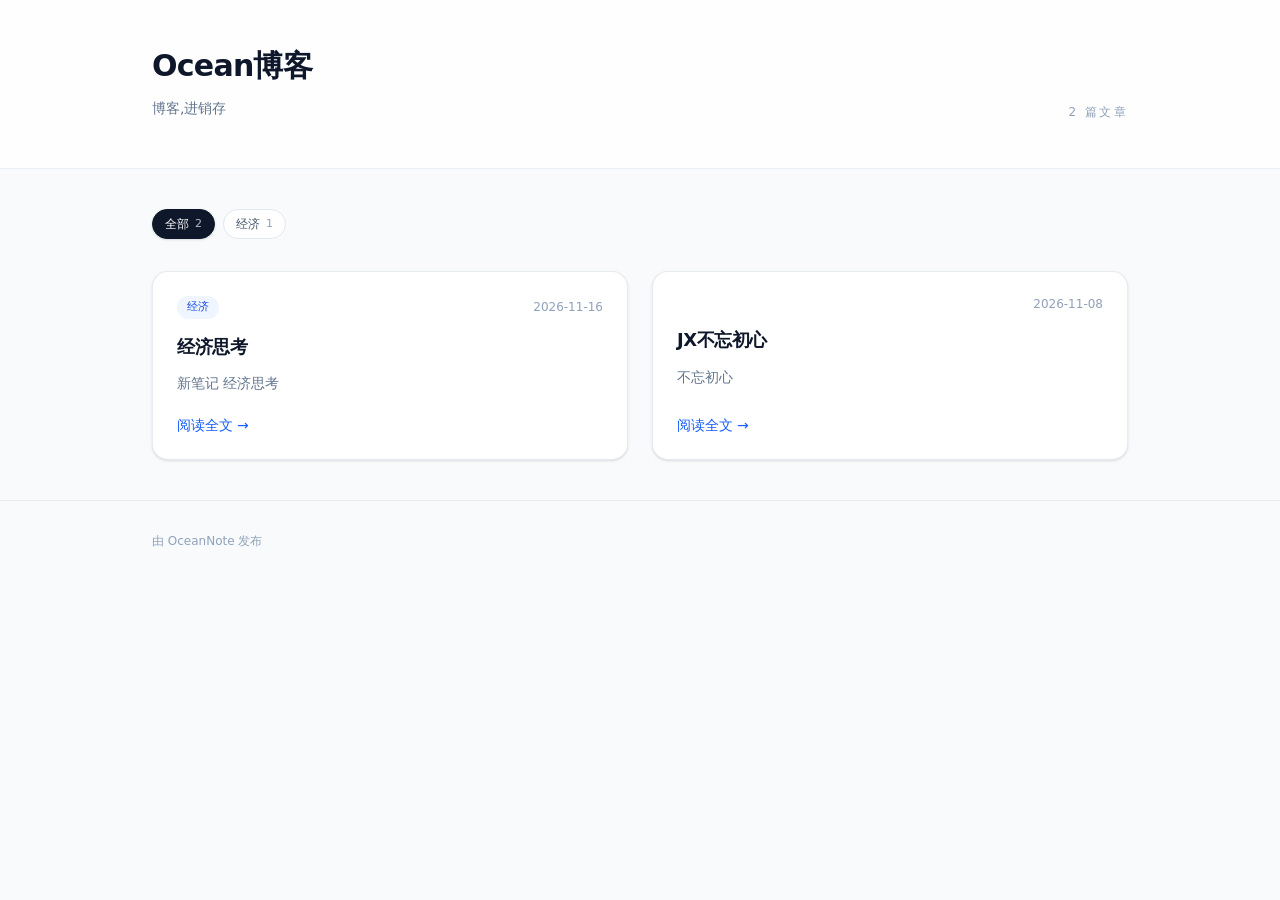
<file: index.html>
<!DOCTYPE html>
<html lang="zh-CN" class="scroll-smooth">
<head>
    <meta charset="utf-8"/>
    <meta name="viewport" content="width=device-width, initial-scale=1"/>
    <title>Ocean博客</title>
    <meta name="description" content="博客,进销存"/>
    <meta property="og:type" content="website"/>
    <meta property="og:title" content="Ocean博客"/>
    <meta property="og:description" content="博客,进销存"/>
    <link rel="stylesheet" href="assets/style.css"/>
</head>
<body class="min-h-screen bg-slate-50 font-sans text-slate-900 antialiased dark:bg-slate-950 dark:text-slate-100">
<header class="border-b border-slate-200/70 bg-white/80 backdrop-blur dark:border-slate-800/80 dark:bg-slate-950/80">
    <div class="mx-auto flex max-w-5xl flex-col gap-5 px-6 py-12 sm:flex-row sm:items-end sm:justify-between">
        <div class="min-w-0">
            <a href="./" class="text-3xl font-bold tracking-tight text-slate-900 transition hover:text-blue-600 dark:text-slate-100 dark:hover:text-blue-400">Ocean博客</a>
            <p class="mt-3 max-w-2xl text-sm leading-6 text-slate-500 dark:text-slate-400">博客,进销存</p>

        </div>
        <p class="shrink-0 text-xs font-medium uppercase tracking-[0.2em] text-slate-400 dark:text-slate-500">2 篇文章</p>
    </div>
</header>
<main class="mx-auto max-w-5xl px-6 py-10">
    <nav aria-label="文章分类" class="mb-8 flex flex-wrap items-center gap-2">
        <a href="./" class="inline-flex items-center gap-1.5 rounded-full border border-slate-900 bg-slate-900 px-3 py-1.5 text-xs font-medium text-white shadow-sm transition dark:border-slate-100 dark:bg-slate-100 dark:text-slate-900" aria-current="page">全部<span class="text-[11px] tabular-nums text-white/70 dark:text-slate-700">2</span></a>
<a href="categories/jingji-938e9370/" class="inline-flex items-center gap-1.5 rounded-full border border-slate-200 bg-white px-3 py-1.5 text-xs font-medium text-slate-600 transition hover:border-slate-300 hover:text-slate-900 dark:border-slate-800 dark:bg-slate-900 dark:text-slate-400 dark:hover:border-slate-700 dark:hover:text-slate-100">经济<span class="text-[11px] tabular-nums text-slate-400 dark:text-slate-500">1</span></a>

    </nav>
    <div class="grid gap-6 sm:grid-cols-2">
        <article class="group flex h-full flex-col rounded-2xl border border-slate-200/80 bg-white p-6 shadow-sm transition duration-200 hover:-translate-y-0.5 hover:border-slate-300 hover:shadow-lg dark:border-slate-800 dark:bg-slate-900 dark:hover:border-slate-700">
    <div class="flex items-center gap-3 text-xs">
        <a href="categories/jingji-938e9370/" class="inline-flex items-center rounded-full bg-blue-50 px-2.5 py-1 text-[11px] font-medium text-blue-700 transition hover:bg-blue-100 dark:bg-blue-500/10 dark:text-blue-300 dark:hover:bg-blue-500/20">经济</a>

        <time class="ml-auto shrink-0 tabular-nums text-slate-400 dark:text-slate-500">2026-11-16</time>
    </div>
    <h2 class="mt-4 text-lg font-semibold leading-snug tracking-tight text-slate-900 dark:text-slate-100">
        <a href="posts/jingjisikao-65f15f19/" class="transition group-hover:text-blue-600 dark:group-hover:text-blue-400">经济思考</a>
    </h2>
    <p class="mt-3 line-clamp-3 flex-1 text-sm leading-6 text-slate-500 dark:text-slate-400">新笔记 经济思考</p>
    <a href="posts/jingjisikao-65f15f19/" class="mt-5 inline-flex items-center gap-1 text-sm font-medium text-blue-600 transition group-hover:gap-2 dark:text-blue-400">
        阅读全文 <span aria-hidden="true">→</span>
    </a>
</article>
<article class="group flex h-full flex-col rounded-2xl border border-slate-200/80 bg-white p-6 shadow-sm transition duration-200 hover:-translate-y-0.5 hover:border-slate-300 hover:shadow-lg dark:border-slate-800 dark:bg-slate-900 dark:hover:border-slate-700">
    <div class="flex items-center gap-3 text-xs">
        
        <time class="ml-auto shrink-0 tabular-nums text-slate-400 dark:text-slate-500">2026-11-08</time>
    </div>
    <h2 class="mt-4 text-lg font-semibold leading-snug tracking-tight text-slate-900 dark:text-slate-100">
        <a href="posts/jxc202611052056-3792eee6/" class="transition group-hover:text-blue-600 dark:group-hover:text-blue-400">JX不忘初心</a>
    </h2>
    <p class="mt-3 line-clamp-3 flex-1 text-sm leading-6 text-slate-500 dark:text-slate-400">不忘初心</p>
    <a href="posts/jxc202611052056-3792eee6/" class="mt-5 inline-flex items-center gap-1 text-sm font-medium text-blue-600 transition group-hover:gap-2 dark:text-blue-400">
        阅读全文 <span aria-hidden="true">→</span>
    </a>
</article>

    </div>
</main>
<footer class="border-t border-slate-200/70 py-8 dark:border-slate-800/80">
    <div class="mx-auto max-w-5xl px-6 text-xs text-slate-400 dark:text-slate-500">由 OceanNote 发布</div>
</footer>
</body>
</html>
</file>
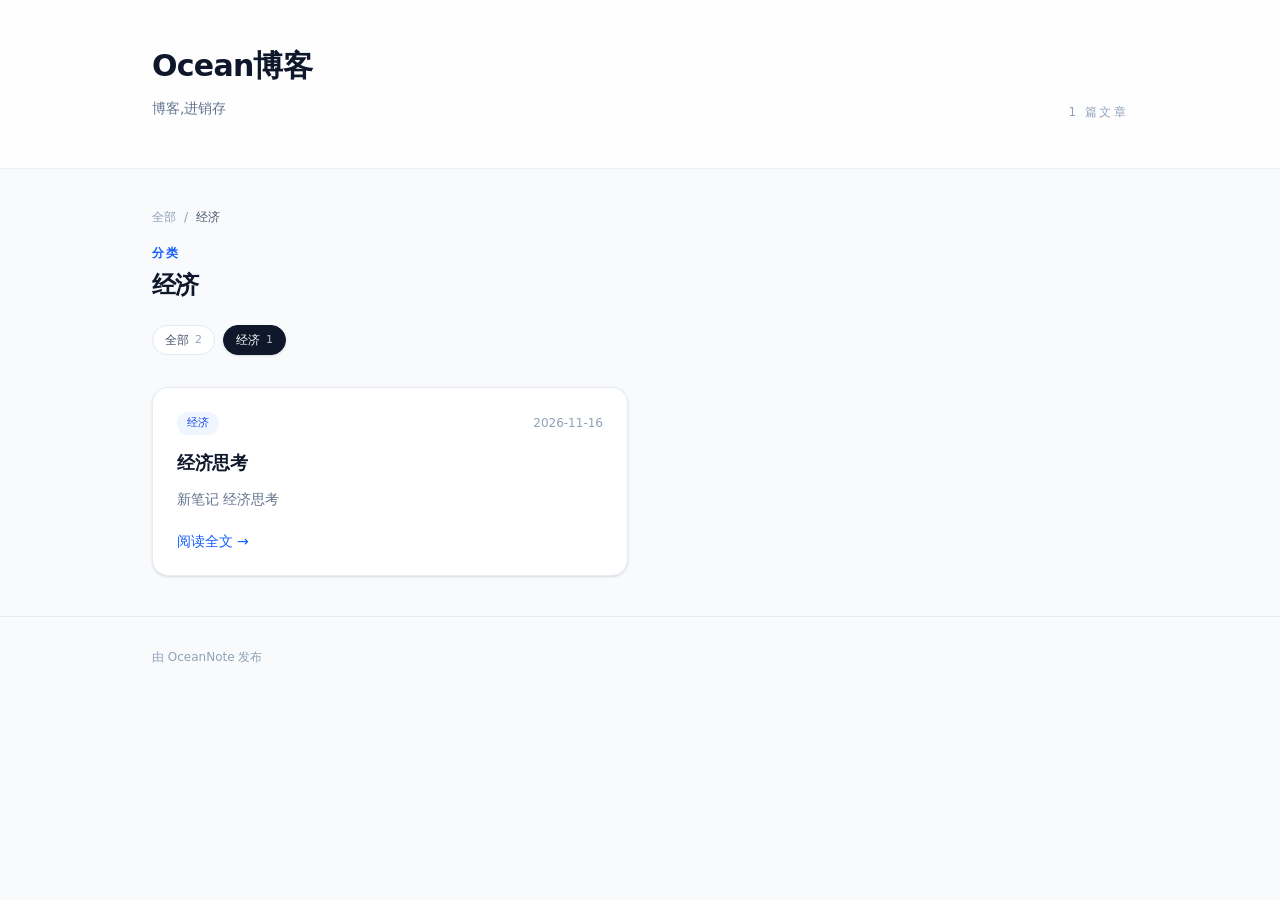
<file: categories/jingji-938e9370/index.html>
<!DOCTYPE html>
<html lang="zh-CN" class="scroll-smooth">
<head>
    <meta charset="utf-8"/>
    <meta name="viewport" content="width=device-width, initial-scale=1"/>
    <title>经济 · Ocean博客</title>
    <meta name="description" content="经济 分类下的已发布文章"/>
    <meta property="og:type" content="website"/>
    <meta property="og:title" content="经济 · Ocean博客"/>
    <meta property="og:description" content="经济 分类下的已发布文章"/>
    <link rel="stylesheet" href="../../assets/style.css"/>
</head>
<body class="min-h-screen bg-slate-50 font-sans text-slate-900 antialiased dark:bg-slate-950 dark:text-slate-100">
<header class="border-b border-slate-200/70 bg-white/80 backdrop-blur dark:border-slate-800/80 dark:bg-slate-950/80">
    <div class="mx-auto flex max-w-5xl flex-col gap-5 px-6 py-12 sm:flex-row sm:items-end sm:justify-between">
        <div class="min-w-0">
            <a href="../../" class="text-3xl font-bold tracking-tight text-slate-900 transition hover:text-blue-600 dark:text-slate-100 dark:hover:text-blue-400">Ocean博客</a>
            <p class="mt-3 max-w-2xl text-sm leading-6 text-slate-500 dark:text-slate-400">博客,进销存</p>

        </div>
        <p class="shrink-0 text-xs font-medium uppercase tracking-[0.2em] text-slate-400 dark:text-slate-500">1 篇文章</p>
    </div>
</header>
<main class="mx-auto max-w-5xl px-6 py-10">
    <nav aria-label="面包屑" class="mb-5 flex flex-wrap items-center gap-2 text-xs text-slate-400 dark:text-slate-500">
        <a href="../../" class="transition hover:text-slate-700 dark:hover:text-slate-300">全部</a><span aria-hidden="true">/</span><span class="text-slate-600 dark:text-slate-300">经济</span>
    </nav>
    <div class="mb-6">
        <p class="text-xs font-semibold uppercase tracking-[0.2em] text-blue-600 dark:text-blue-400">分类</p>
        <h1 class="mt-2 text-2xl font-bold tracking-tight text-slate-900 dark:text-slate-100">经济</h1>
    </div>
    <nav aria-label="文章分类" class="mb-8 flex flex-wrap items-center gap-2">
        <a href="../../" class="inline-flex items-center gap-1.5 rounded-full border border-slate-200 bg-white px-3 py-1.5 text-xs font-medium text-slate-600 transition hover:border-slate-300 hover:text-slate-900 dark:border-slate-800 dark:bg-slate-900 dark:text-slate-400 dark:hover:border-slate-700 dark:hover:text-slate-100">全部<span class="text-[11px] tabular-nums text-slate-400 dark:text-slate-500">2</span></a>
<a href="../../categories/jingji-938e9370/" class="inline-flex items-center gap-1.5 rounded-full border border-slate-900 bg-slate-900 px-3 py-1.5 text-xs font-medium text-white shadow-sm transition dark:border-slate-100 dark:bg-slate-100 dark:text-slate-900" aria-current="page">经济<span class="text-[11px] tabular-nums text-white/70 dark:text-slate-700">1</span></a>

    </nav>
    <div class="grid gap-6 sm:grid-cols-2">
        <article class="group flex h-full flex-col rounded-2xl border border-slate-200/80 bg-white p-6 shadow-sm transition duration-200 hover:-translate-y-0.5 hover:border-slate-300 hover:shadow-lg dark:border-slate-800 dark:bg-slate-900 dark:hover:border-slate-700">
    <div class="flex items-center gap-3 text-xs">
        <a href="../../categories/jingji-938e9370/" class="inline-flex items-center rounded-full bg-blue-50 px-2.5 py-1 text-[11px] font-medium text-blue-700 transition hover:bg-blue-100 dark:bg-blue-500/10 dark:text-blue-300 dark:hover:bg-blue-500/20">经济</a>

        <time class="ml-auto shrink-0 tabular-nums text-slate-400 dark:text-slate-500">2026-11-16</time>
    </div>
    <h2 class="mt-4 text-lg font-semibold leading-snug tracking-tight text-slate-900 dark:text-slate-100">
        <a href="../../posts/jingjisikao-65f15f19/" class="transition group-hover:text-blue-600 dark:group-hover:text-blue-400">经济思考</a>
    </h2>
    <p class="mt-3 line-clamp-3 flex-1 text-sm leading-6 text-slate-500 dark:text-slate-400">新笔记 经济思考</p>
    <a href="../../posts/jingjisikao-65f15f19/" class="mt-5 inline-flex items-center gap-1 text-sm font-medium text-blue-600 transition group-hover:gap-2 dark:text-blue-400">
        阅读全文 <span aria-hidden="true">→</span>
    </a>
</article>

    </div>
</main>
<footer class="border-t border-slate-200/70 py-8 dark:border-slate-800/80">
    <div class="mx-auto max-w-5xl px-6 text-xs text-slate-400 dark:text-slate-500">由 OceanNote 发布</div>
</footer>
</body>
</html>
</file>
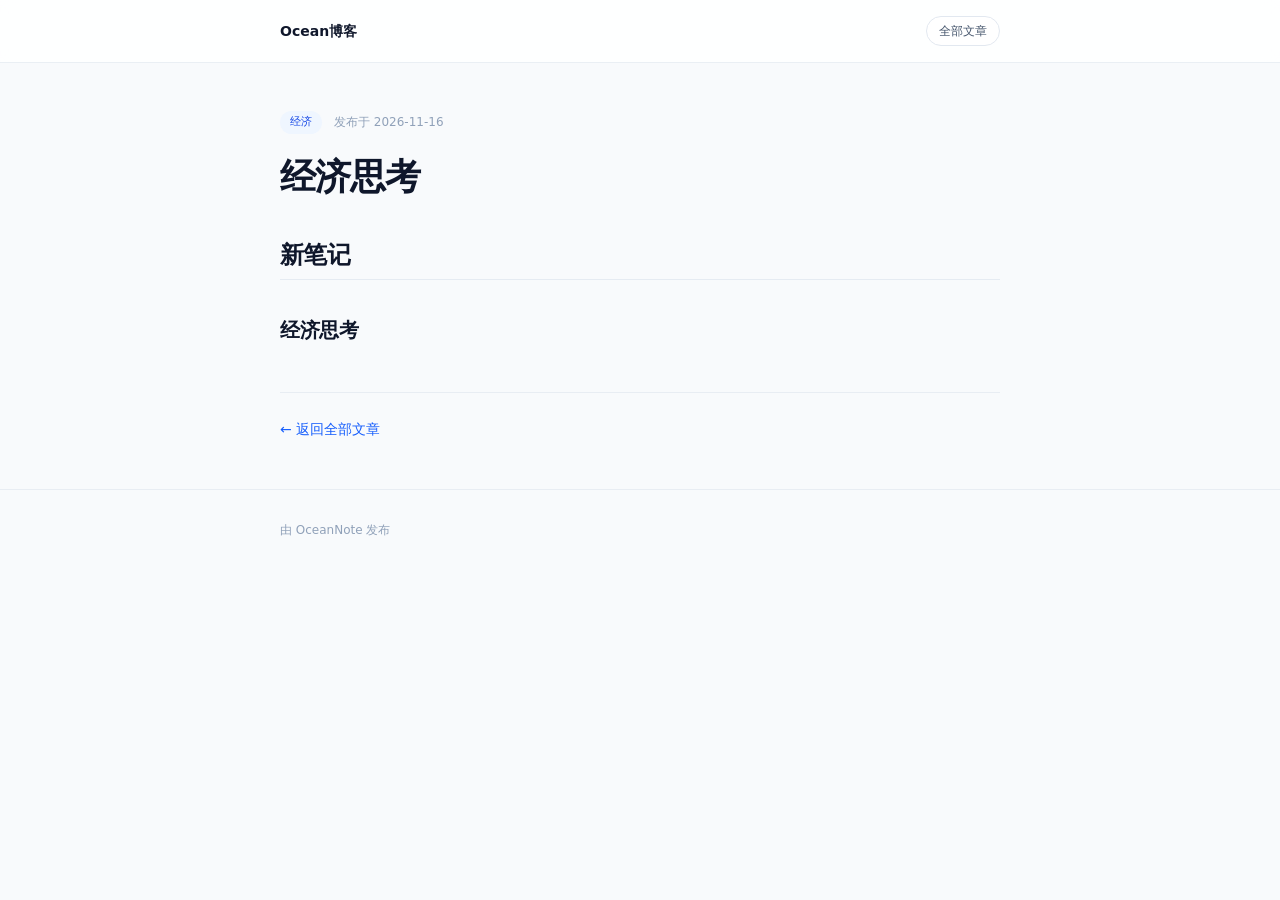
<file: posts/jingjisikao-65f15f19/index.html>
<!DOCTYPE html>
<html lang="zh-CN" class="scroll-smooth">
<head>
    <meta charset="utf-8"/>
    <meta name="viewport" content="width=device-width, initial-scale=1"/>
    <title>经济思考 · Ocean博客</title>
    <meta name="description" content="新笔记 经济思考"/>
    <meta property="og:type" content="article"/>
    <meta property="og:title" content="经济思考"/>
    <meta property="og:description" content="新笔记 经济思考"/>
    <link rel="stylesheet" href="../../assets/style.css"/>
</head>
<body class="min-h-screen bg-slate-50 font-sans text-slate-900 antialiased dark:bg-slate-950 dark:text-slate-100">
<header class="sticky top-0 z-10 border-b border-slate-200/70 bg-white/85 backdrop-blur dark:border-slate-800/80 dark:bg-slate-950/85">
    <div class="mx-auto flex max-w-3xl items-center justify-between gap-4 px-6 py-4">
        <a href="../../" class="min-w-0 truncate text-sm font-semibold text-slate-900 transition hover:text-blue-600 dark:text-slate-100 dark:hover:text-blue-400">Ocean博客</a>
        <a href="../../" class="shrink-0 rounded-full border border-slate-200 bg-white px-3 py-1.5 text-xs font-medium text-slate-600 transition hover:border-slate-300 hover:text-slate-900 dark:border-slate-800 dark:bg-slate-900 dark:text-slate-400 dark:hover:border-slate-700 dark:hover:text-slate-100">全部文章</a>
    </div>
</header>
<main class="mx-auto max-w-3xl px-6 py-12">
    <article>
        <div class="flex flex-wrap items-center gap-3 text-xs">
            <a href="../../categories/jingji-938e9370/" class="inline-flex items-center rounded-full bg-blue-50 px-2.5 py-1 text-[11px] font-medium text-blue-700 transition hover:bg-blue-100 dark:bg-blue-500/10 dark:text-blue-300 dark:hover:bg-blue-500/20">经济</a>

            <span class="text-slate-400 dark:text-slate-500">发布于 2026-11-16</span>
        </div>
        <h1 class="mt-5 text-3xl font-bold leading-tight tracking-tight text-slate-900 sm:text-4xl dark:text-slate-100">经济思考</h1>
        <div class="blog-prose mt-10">
            <h2 id="新笔记">新笔记<a href="#新笔记" aria-label="Link to heading '新笔记'" data-heading-content="新笔记" class="anchor"></a></h2>
<h3 id="经济思考">经济思考<a href="#经济思考" aria-label="Link to heading '经济思考'" data-heading-content="经济思考" class="anchor"></a></h3>

        </div>
    </article>
    <div class="mt-12 border-t border-slate-200/70 pt-6 dark:border-slate-800/80">
        <a href="../../" class="inline-flex items-center gap-1 text-sm font-medium text-blue-600 transition hover:text-blue-700 dark:text-blue-400 dark:hover:text-blue-300">← 返回全部文章</a>
    </div>
</main>
<footer class="border-t border-slate-200/70 py-8 dark:border-slate-800/80">
    <div class="mx-auto max-w-3xl px-6 text-xs text-slate-400 dark:text-slate-500">由 OceanNote 发布</div>
</footer>
</body>
</html>
</file>
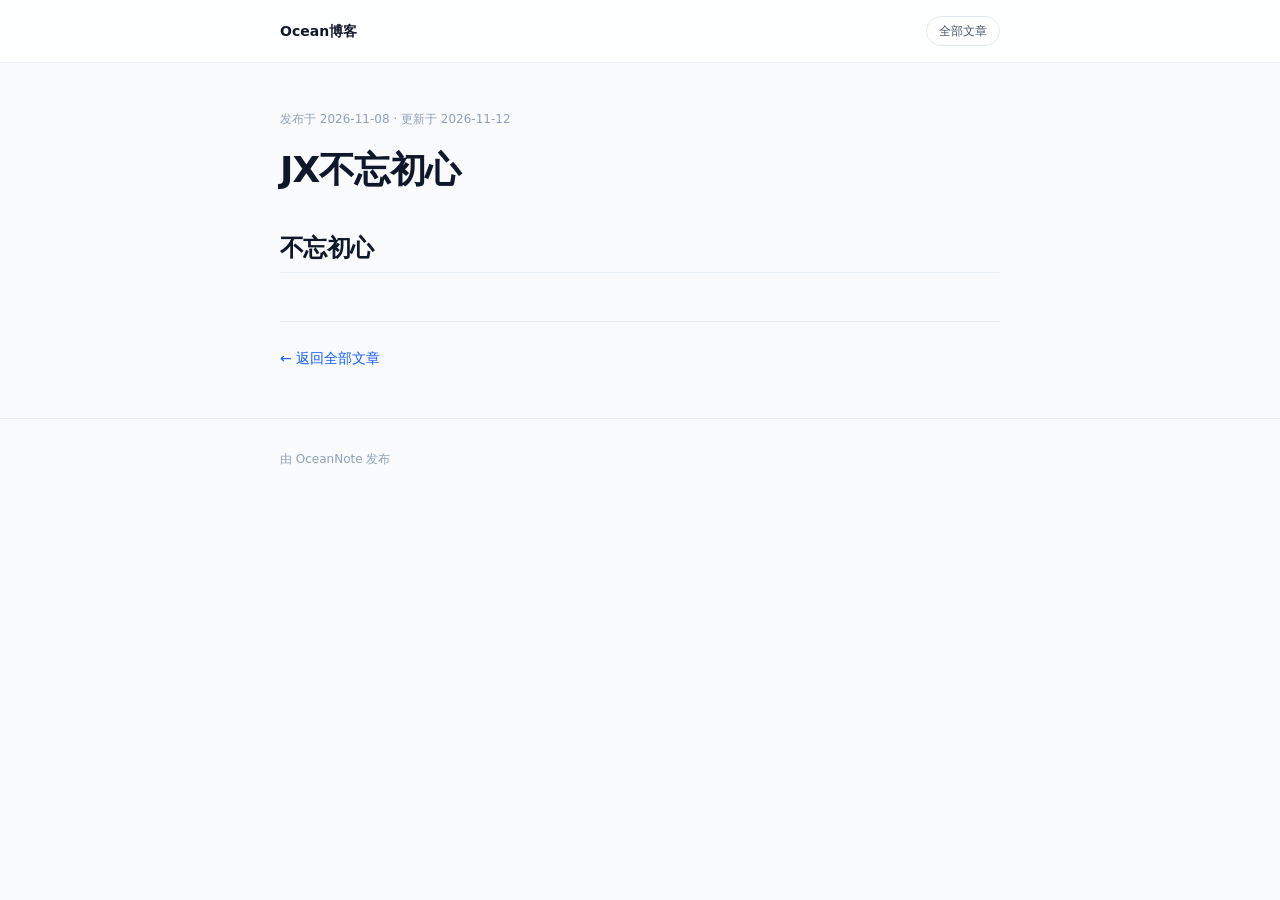
<file: posts/jxc202611052056-3792eee6/index.html>
<!DOCTYPE html>
<html lang="zh-CN" class="scroll-smooth">
<head>
    <meta charset="utf-8"/>
    <meta name="viewport" content="width=device-width, initial-scale=1"/>
    <title>JX不忘初心 · Ocean博客</title>
    <meta name="description" content="不忘初心"/>
    <meta property="og:type" content="article"/>
    <meta property="og:title" content="JX不忘初心"/>
    <meta property="og:description" content="不忘初心"/>
    <link rel="stylesheet" href="../../assets/style.css"/>
</head>
<body class="min-h-screen bg-slate-50 font-sans text-slate-900 antialiased dark:bg-slate-950 dark:text-slate-100">
<header class="sticky top-0 z-10 border-b border-slate-200/70 bg-white/85 backdrop-blur dark:border-slate-800/80 dark:bg-slate-950/85">
    <div class="mx-auto flex max-w-3xl items-center justify-between gap-4 px-6 py-4">
        <a href="../../" class="min-w-0 truncate text-sm font-semibold text-slate-900 transition hover:text-blue-600 dark:text-slate-100 dark:hover:text-blue-400">Ocean博客</a>
        <a href="../../" class="shrink-0 rounded-full border border-slate-200 bg-white px-3 py-1.5 text-xs font-medium text-slate-600 transition hover:border-slate-300 hover:text-slate-900 dark:border-slate-800 dark:bg-slate-900 dark:text-slate-400 dark:hover:border-slate-700 dark:hover:text-slate-100">全部文章</a>
    </div>
</header>
<main class="mx-auto max-w-3xl px-6 py-12">
    <article>
        <div class="flex flex-wrap items-center gap-3 text-xs">
            
            <span class="text-slate-400 dark:text-slate-500">发布于 2026-11-08<span> · 更新于 2026-11-12</span></span>
        </div>
        <h1 class="mt-5 text-3xl font-bold leading-tight tracking-tight text-slate-900 sm:text-4xl dark:text-slate-100">JX不忘初心</h1>
        <div class="blog-prose mt-10">
            <h2 id="不忘初心">不忘初心<a href="#不忘初心" aria-label="Link to heading '不忘初心'" data-heading-content="不忘初心" class="anchor"></a></h2>

        </div>
    </article>
    <div class="mt-12 border-t border-slate-200/70 pt-6 dark:border-slate-800/80">
        <a href="../../" class="inline-flex items-center gap-1 text-sm font-medium text-blue-600 transition hover:text-blue-700 dark:text-blue-400 dark:hover:text-blue-300">← 返回全部文章</a>
    </div>
</main>
<footer class="border-t border-slate-200/70 py-8 dark:border-slate-800/80">
    <div class="mx-auto max-w-3xl px-6 text-xs text-slate-400 dark:text-slate-500">由 OceanNote 发布</div>
</footer>
</body>
</html>
</file>
<file: assets/style.css>
/*! tailwindcss v4.3.5 | MIT License | https://tailwindcss.com */
@layer properties{@supports (((-webkit-hyphens:none)) and (not (margin-trim:block))) or ((-moz-orient:inline) and (not (color:rgb(from red r g b)))){*,:before,:after,::backdrop{--tw-border-style:solid;--tw-leading:initial;--tw-font-weight:initial;--tw-tracking:initial;--tw-ordinal:initial;--tw-slashed-zero:initial;--tw-numeric-figure:initial;--tw-numeric-spacing:initial;--tw-numeric-fraction:initial;--tw-shadow:0 0 #0000;--tw-shadow-color:initial;--tw-shadow-alpha:100%;--tw-inset-shadow:0 0 #0000;--tw-inset-shadow-color:initial;--tw-inset-shadow-alpha:100%;--tw-ring-color:initial;--tw-ring-shadow:0 0 #0000;--tw-inset-ring-color:initial;--tw-inset-ring-shadow:0 0 #0000;--tw-ring-inset:initial;--tw-ring-offset-width:0px;--tw-ring-offset-color:#fff;--tw-ring-offset-shadow:0 0 #0000;--tw-backdrop-blur:initial;--tw-backdrop-brightness:initial;--tw-backdrop-contrast:initial;--tw-backdrop-grayscale:initial;--tw-backdrop-hue-rotate:initial;--tw-backdrop-invert:initial;--tw-backdrop-opacity:initial;--tw-backdrop-saturate:initial;--tw-backdrop-sepia:initial;--tw-duration:initial;--tw-translate-x:0;--tw-translate-y:0;--tw-translate-z:0;--tw-space-y-reverse:0}}}@layer theme{:root,:host{--font-sans:ui-sans-serif, system-ui, -apple-system, BlinkMacSystemFont, "Segoe UI", "PingFang SC", "Hiragino Sans GB", "Microsoft YaHei", sans-serif;--font-mono:ui-monospace, SFMono-Regular, "SF Mono", Menlo, Consolas, "Liberation Mono", monospace;--color-blue-50:oklch(97% .014 254.604);--color-blue-100:oklch(93.2% .032 255.585);--color-blue-300:oklch(80.9% .105 251.813);--color-blue-400:oklch(70.7% .165 254.624);--color-blue-500:oklch(62.3% .214 259.815);--color-blue-600:oklch(54.6% .245 262.881);--color-blue-700:oklch(48.8% .243 264.376);--color-slate-50:oklch(98.4% .003 247.858);--color-slate-100:oklch(96.8% .007 247.896);--color-slate-200:oklch(92.9% .013 255.508);--color-slate-300:oklch(86.9% .022 252.894);--color-slate-400:oklch(70.4% .04 256.788);--color-slate-500:oklch(55.4% .046 257.417);--color-slate-600:oklch(44.6% .043 257.281);--color-slate-700:oklch(37.2% .044 257.287);--color-slate-800:oklch(27.9% .041 260.031);--color-slate-900:oklch(20.8% .042 265.755);--color-slate-950:oklch(12.9% .042 264.695);--color-white:#fff;--spacing:.25rem;--container-2xl:42rem;--container-3xl:48rem;--container-5xl:64rem;--text-xs:.75rem;--text-xs--line-height:calc(1 / .75);--text-sm:.875rem;--text-sm--line-height:calc(1.25 / .875);--text-base:1rem;--text-base--line-height:calc(1.5 / 1);--text-lg:1.125rem;--text-lg--line-height:calc(1.75 / 1.125);--text-xl:1.25rem;--text-xl--line-height:calc(1.75 / 1.25);--text-2xl:1.5rem;--text-2xl--line-height:calc(2 / 1.5);--text-3xl:1.875rem;--text-3xl--line-height:calc(2.25 / 1.875);--text-4xl:2.25rem;--text-4xl--line-height:calc(2.5 / 2.25);--font-weight-medium:500;--font-weight-semibold:600;--font-weight-bold:700;--tracking-tight:-.025em;--leading-tight:1.25;--leading-snug:1.375;--radius-md:.375rem;--radius-xl:.75rem;--radius-2xl:1rem;--default-transition-duration:.15s;--default-transition-timing-function:cubic-bezier(.4, 0, .2, 1);--default-font-family:var(--font-sans);--default-mono-font-family:var(--font-mono)}}@layer base{*,:after,:before,::backdrop{box-sizing:border-box;border:0 solid;margin:0;padding:0}::file-selector-button{box-sizing:border-box;border:0 solid;margin:0;padding:0}html,:host{-webkit-text-size-adjust:100%;tab-size:4;line-height:1.5;font-family:var(--default-font-family,-apple-system, BlinkMacSystemFont, "Segoe UI", Roboto, "Helvetica Neue", "Noto Sans", Arial, sans-serif, "Apple Color Emoji", "Segoe UI Emoji", "Segoe UI Symbol", "Noto Color Emoji");font-feature-settings:var(--default-font-feature-settings,normal);font-variation-settings:var(--default-font-variation-settings,normal);-webkit-tap-highlight-color:transparent}hr{height:0;color:inherit;border-top-width:1px}abbr:where([title]){-webkit-text-decoration:underline dotted;text-decoration:underline dotted}h1,h2,h3,h4,h5,h6{font-size:inherit;font-weight:inherit}a{color:inherit;-webkit-text-decoration:inherit;-webkit-text-decoration:inherit;-webkit-text-decoration:inherit;text-decoration:inherit}b,strong{font-weight:bolder}code,kbd,samp,pre{font-family:var(--default-mono-font-family,ui-monospace, SFMono-Regular, Menlo, Monaco, Consolas, "Liberation Mono", "Courier New", monospace);font-feature-settings:var(--default-mono-font-feature-settings,normal);font-variation-settings:var(--default-mono-font-variation-settings,normal);font-size:1em}small{font-size:80%}sub,sup{vertical-align:baseline;font-size:75%;line-height:0;position:relative}sub{bottom:-.25em}sup{top:-.5em}table{text-indent:0;border-color:inherit;border-collapse:collapse}:-moz-focusring:where(:not(iframe)){outline:auto}progress{vertical-align:baseline}summary{display:list-item}ol,ul,menu{list-style:none}img,svg,video,canvas,audio,iframe,embed,object{vertical-align:middle;display:block}img,video{max-width:100%;height:auto}button,input,select,optgroup,textarea{font:inherit;font-feature-settings:inherit;font-variation-settings:inherit;letter-spacing:inherit;color:inherit;opacity:1;background-color:#0000;border-radius:0}::file-selector-button{font:inherit;font-feature-settings:inherit;font-variation-settings:inherit;letter-spacing:inherit;color:inherit;opacity:1;background-color:#0000;border-radius:0}:where(select:is([multiple],[size])) optgroup{font-weight:bolder}:where(select:is([multiple],[size])) optgroup option{padding-inline-start:20px}::file-selector-button{margin-inline-end:4px}::placeholder{opacity:1}@supports (not ((-webkit-appearance:-apple-pay-button))) or (contain-intrinsic-size:1px){::placeholder{color:currentColor}@supports (color:color-mix(in lab, red, red)){::placeholder{color:color-mix(in oklab, currentcolor 50%, transparent)}}}textarea{resize:vertical}::-webkit-search-decoration{-webkit-appearance:none}::-webkit-date-and-time-value{min-height:1lh;text-align:inherit}::-webkit-datetime-edit{display:inline-flex}::-webkit-datetime-edit-fields-wrapper{padding:0}::-webkit-datetime-edit{padding-block:0}::-webkit-datetime-edit-year-field{padding-block:0}::-webkit-datetime-edit-month-field{padding-block:0}::-webkit-datetime-edit-day-field{padding-block:0}::-webkit-datetime-edit-hour-field{padding-block:0}::-webkit-datetime-edit-minute-field{padding-block:0}::-webkit-datetime-edit-second-field{padding-block:0}::-webkit-datetime-edit-millisecond-field{padding-block:0}::-webkit-datetime-edit-meridiem-field{padding-block:0}::-webkit-calendar-picker-indicator{line-height:1}:-moz-ui-invalid{box-shadow:none}button,input:where([type=button],[type=reset],[type=submit]){appearance:button}::file-selector-button{appearance:button}::-webkit-inner-spin-button{height:auto}::-webkit-outer-spin-button{height:auto}[hidden]:where(:not([hidden=until-found])){display:none!important}}@layer components{.blog-prose{font-size:var(--text-base);line-height:var(--tw-leading,var(--text-base--line-height));--tw-leading:calc(var(--spacing) * 8);line-height:calc(var(--spacing) * 8);color:var(--color-slate-700)}@media (prefers-color-scheme:dark){.blog-prose{color:var(--color-slate-300)}}.blog-prose>:first-child{margin-top:0}.blog-prose>:last-child{margin-bottom:0}.blog-prose h1,.blog-prose h2,.blog-prose h3,.blog-prose h4,.blog-prose h5,.blog-prose h6{scroll-margin-top:calc(var(--spacing) * 24);--tw-font-weight:var(--font-weight-semibold);font-weight:var(--font-weight-semibold);--tw-tracking:var(--tracking-tight);letter-spacing:var(--tracking-tight);color:var(--color-slate-900)}@media (prefers-color-scheme:dark){.blog-prose h1,.blog-prose h2,.blog-prose h3,.blog-prose h4,.blog-prose h5,.blog-prose h6{color:var(--color-slate-100)}}.blog-prose h1{margin-top:calc(var(--spacing) * 12);margin-bottom:calc(var(--spacing) * 4);font-size:var(--text-3xl);line-height:var(--tw-leading,var(--text-3xl--line-height))}.blog-prose h2{margin-top:calc(var(--spacing) * 12);margin-bottom:calc(var(--spacing) * 4);border-bottom-style:var(--tw-border-style);border-color:#e2e8f0cc;border-bottom-width:1px}@supports (color:color-mix(in lab, red, red)){.blog-prose h2{border-color:color-mix(in oklab, var(--color-slate-200) 80%, transparent)}}.blog-prose h2{padding-bottom:calc(var(--spacing) * 2);font-size:var(--text-2xl);line-height:var(--tw-leading,var(--text-2xl--line-height))}@media (prefers-color-scheme:dark){.blog-prose h2{border-color:var(--color-slate-800)}}.blog-prose h3{margin-top:calc(var(--spacing) * 9);margin-bottom:calc(var(--spacing) * 3);font-size:var(--text-xl);line-height:var(--tw-leading,var(--text-xl--line-height))}.blog-prose h4{margin-top:calc(var(--spacing) * 8);margin-bottom:calc(var(--spacing) * 3);font-size:var(--text-lg);line-height:var(--tw-leading,var(--text-lg--line-height))}.blog-prose h5,.blog-prose h6{margin-top:calc(var(--spacing) * 6);margin-bottom:calc(var(--spacing) * 2);font-size:var(--text-base);line-height:var(--tw-leading,var(--text-base--line-height))}.blog-prose p{margin-block:calc(var(--spacing) * 5)}.blog-prose a{--tw-font-weight:var(--font-weight-medium);font-weight:var(--font-weight-medium);color:var(--color-blue-600);text-decoration-line:underline;-webkit-text-decoration-color:var(--color-blue-300);-webkit-text-decoration-color:var(--color-blue-300);text-decoration-color:var(--color-blue-300);text-underline-offset:2px;transition-property:color,background-color,border-color,outline-color,text-decoration-color,fill,stroke,--tw-gradient-from,--tw-gradient-via,--tw-gradient-to,opacity,box-shadow,transform,translate,scale,rotate,filter,-webkit-backdrop-filter,backdrop-filter,display,content-visibility,overlay,pointer-events;transition-timing-function:var(--tw-ease,var(--default-transition-timing-function));transition-duration:var(--tw-duration,var(--default-transition-duration))}@media (hover:hover){.blog-prose a:hover{color:var(--color-blue-700);-webkit-text-decoration-color:var(--color-blue-500);-webkit-text-decoration-color:var(--color-blue-500);text-decoration-color:var(--color-blue-500)}}@media (prefers-color-scheme:dark){.blog-prose a{color:var(--color-blue-400);text-decoration-color:#3080ff80}@supports (color:color-mix(in lab, red, red)){.blog-prose a{-webkit-text-decoration-color:color-mix(in oklab, var(--color-blue-500) 50%, transparent);-webkit-text-decoration-color:color-mix(in oklab, var(--color-blue-500) 50%, transparent);text-decoration-color:color-mix(in oklab, var(--color-blue-500) 50%, transparent)}}@media (hover:hover){.blog-prose a:hover{color:var(--color-blue-300)}}}.blog-prose strong{--tw-font-weight:var(--font-weight-semibold);font-weight:var(--font-weight-semibold);color:var(--color-slate-900)}@media (prefers-color-scheme:dark){.blog-prose strong{color:var(--color-slate-100)}}.blog-prose em{font-style:italic}.blog-prose del{color:var(--color-slate-400)}@media (prefers-color-scheme:dark){.blog-prose del{color:var(--color-slate-500)}}.blog-prose ul,.blog-prose ol{margin-block:calc(var(--spacing) * 5)}:where(:is(.blog-prose ul,.blog-prose ol)>:not(:last-child)){--tw-space-y-reverse:0;margin-block-start:calc(calc(var(--spacing) * 2) * var(--tw-space-y-reverse));margin-block-end:calc(calc(var(--spacing) * 2) * calc(1 - var(--tw-space-y-reverse)))}.blog-prose ul,.blog-prose ol{padding-left:calc(var(--spacing) * 6)}.blog-prose ul{list-style-type:disc}.blog-prose ol{list-style-type:decimal}.blog-prose li>ul,.blog-prose li>ol{margin-block:calc(var(--spacing) * 2)}.blog-prose li::marker{color:var(--color-slate-400)}@media (prefers-color-scheme:dark){.blog-prose li::marker{color:var(--color-slate-500)}}.blog-prose ul.contains-task-list,.blog-prose ul:has(>li>input[type=checkbox]){padding-left:0;list-style-type:none}.blog-prose li:has(>input[type=checkbox]){align-items:flex-start;gap:calc(var(--spacing) * 2);padding-left:0;list-style-type:none;display:flex}.blog-prose li.task-list-item{align-items:flex-start;gap:calc(var(--spacing) * 2);display:flex}.blog-prose input[type=checkbox]{margin-top:calc(var(--spacing) * 1.5);height:calc(var(--spacing) * 4);width:calc(var(--spacing) * 4);border-color:var(--color-slate-300);color:var(--color-blue-600);accent-color:var(--color-blue-600);border-radius:.25rem;flex-shrink:0}@media (prefers-color-scheme:dark){.blog-prose input[type=checkbox]{border-color:var(--color-slate-600)}}.blog-prose blockquote{margin-block:calc(var(--spacing) * 6);border-top-right-radius:var(--radius-xl);border-bottom-right-radius:var(--radius-xl);border-left-style:var(--tw-border-style);border-left-width:4px;border-color:var(--color-blue-500);background-color:#eff6ffb3}@supports (color:color-mix(in lab, red, red)){.blog-prose blockquote{background-color:color-mix(in oklab, var(--color-blue-50) 70%, transparent)}}.blog-prose blockquote{padding-inline:calc(var(--spacing) * 5);padding-block:calc(var(--spacing) * 4);color:var(--color-slate-600)}@media (prefers-color-scheme:dark){.blog-prose blockquote{border-color:var(--color-blue-500);background-color:#3080ff0d}@supports (color:color-mix(in lab, red, red)){.blog-prose blockquote{background-color:color-mix(in oklab, var(--color-blue-500) 5%, transparent)}}.blog-prose blockquote{color:var(--color-slate-400)}}.blog-prose blockquote>:first-child{margin-top:0}.blog-prose blockquote>:last-child{margin-bottom:0}.blog-prose code{border-radius:var(--radius-md);background-color:var(--color-slate-100);padding-inline:calc(var(--spacing) * 1.5);padding-block:calc(var(--spacing) * .5);font-family:var(--font-mono);color:var(--color-slate-800);font-size:.875em}@media (prefers-color-scheme:dark){.blog-prose code{background-color:var(--color-slate-800);color:var(--color-slate-200)}}.blog-prose pre{margin-block:calc(var(--spacing) * 6);border-radius:var(--radius-xl);border-style:var(--tw-border-style);border-width:1px;border-color:var(--color-slate-200);background-color:var(--color-slate-100);padding:calc(var(--spacing) * 5);font-size:var(--text-sm);line-height:var(--tw-leading,var(--text-sm--line-height));--tw-leading:calc(var(--spacing) * 6);line-height:calc(var(--spacing) * 6);overflow-x:auto}@media (prefers-color-scheme:dark){.blog-prose pre{border-color:var(--color-slate-800);background-color:var(--color-slate-900)}}.blog-prose pre code{font-family:var(--font-mono);color:var(--color-slate-800);background-color:#0000;padding:0;font-size:.875rem;display:block}@media (prefers-color-scheme:dark){.blog-prose pre code{color:var(--color-slate-200)}}.blog-prose table{margin-block:calc(var(--spacing) * 6);border-collapse:collapse;border-radius:var(--radius-xl);width:100%;font-size:var(--text-sm);line-height:var(--tw-leading,var(--text-sm--line-height));overflow:hidden}.blog-prose thead{background-color:var(--color-slate-100)}@media (prefers-color-scheme:dark){.blog-prose thead{background-color:var(--color-slate-800)}}.blog-prose th,.blog-prose td{border-style:var(--tw-border-style);border-width:1px;border-color:var(--color-slate-200);padding-inline:calc(var(--spacing) * 4);padding-block:calc(var(--spacing) * 2.5);text-align:left;vertical-align:top}@media (prefers-color-scheme:dark){.blog-prose th,.blog-prose td{border-color:var(--color-slate-800)}}.blog-prose th{--tw-font-weight:var(--font-weight-semibold);font-weight:var(--font-weight-semibold);color:var(--color-slate-900)}@media (prefers-color-scheme:dark){.blog-prose th{color:var(--color-slate-100)}}.blog-prose img{margin-block:calc(var(--spacing) * 6);border-radius:var(--radius-xl);border-style:var(--tw-border-style);border-width:1px;border-color:var(--color-slate-200);max-width:100%;height:auto}@media (prefers-color-scheme:dark){.blog-prose img{border-color:var(--color-slate-800)}}.blog-prose hr{margin-block:calc(var(--spacing) * 10);border-style:var(--tw-border-style);border-width:0;border-top-style:var(--tw-border-style);border-top-width:1px;border-color:var(--color-slate-200)}@media (prefers-color-scheme:dark){.blog-prose hr{border-color:var(--color-slate-800)}}.blog-prose .anchor{margin-left:var(--spacing);color:var(--color-slate-300);opacity:0;transition-property:color,background-color,border-color,outline-color,text-decoration-color,fill,stroke,--tw-gradient-from,--tw-gradient-via,--tw-gradient-to,opacity,box-shadow,transform,translate,scale,rotate,filter,-webkit-backdrop-filter,backdrop-filter,display,content-visibility,overlay,pointer-events;transition-timing-function:var(--tw-ease,var(--default-transition-timing-function));transition-duration:var(--tw-duration,var(--default-transition-duration));text-decoration-line:none}@media (prefers-color-scheme:dark){.blog-prose .anchor{color:var(--color-slate-600)}}.blog-prose h1:hover .anchor,.blog-prose h2:hover .anchor,.blog-prose h3:hover .anchor,.blog-prose h4:hover .anchor,.blog-prose h5:hover .anchor,.blog-prose h6:hover .anchor{opacity:1}.blog-prose .footnotes{margin-top:calc(var(--spacing) * 12);border-top-style:var(--tw-border-style);border-top-width:1px;border-color:var(--color-slate-200);padding-top:calc(var(--spacing) * 6);font-size:var(--text-sm);line-height:var(--tw-leading,var(--text-sm--line-height));color:var(--color-slate-500)}@media (prefers-color-scheme:dark){.blog-prose .footnotes{border-color:var(--color-slate-800);color:var(--color-slate-400)}}.blog-prose .footnote-backref{text-decoration-line:none}}@layer utilities{.sticky{position:sticky}.top-0{top:0}.z-10{z-index:10}.col-span-full{grid-column:1/-1}.mx-auto{margin-inline:auto}.mt-2{margin-top:calc(var(--spacing) * 2)}.mt-3{margin-top:calc(var(--spacing) * 3)}.mt-4{margin-top:calc(var(--spacing) * 4)}.mt-5{margin-top:calc(var(--spacing) * 5)}.mt-10{margin-top:calc(var(--spacing) * 10)}.mt-12{margin-top:calc(var(--spacing) * 12)}.mb-5{margin-bottom:calc(var(--spacing) * 5)}.mb-6{margin-bottom:calc(var(--spacing) * 6)}.mb-8{margin-bottom:calc(var(--spacing) * 8)}.ml-auto{margin-left:auto}.line-clamp-3{-webkit-line-clamp:3;-webkit-box-orient:vertical;display:-webkit-box;overflow:hidden}.flex{display:flex}.grid{display:grid}.inline-flex{display:inline-flex}.h-full{height:100%}.min-h-screen{min-height:100vh}.max-w-2xl{max-width:var(--container-2xl)}.max-w-3xl{max-width:var(--container-3xl)}.max-w-5xl{max-width:var(--container-5xl)}.min-w-0{min-width:0}.flex-1{flex:1}.shrink-0{flex-shrink:0}.flex-col{flex-direction:column}.flex-wrap{flex-wrap:wrap}.items-center{align-items:center}.justify-between{justify-content:space-between}.gap-1{gap:var(--spacing)}.gap-1\.5{gap:calc(var(--spacing) * 1.5)}.gap-2{gap:calc(var(--spacing) * 2)}.gap-3{gap:calc(var(--spacing) * 3)}.gap-4{gap:calc(var(--spacing) * 4)}.gap-5{gap:calc(var(--spacing) * 5)}.gap-6{gap:calc(var(--spacing) * 6)}.truncate{text-overflow:ellipsis;white-space:nowrap;overflow:hidden}.scroll-smooth{scroll-behavior:smooth}.rounded-2xl{border-radius:var(--radius-2xl)}.rounded-full{border-radius:2147483647px}.border{border-style:var(--tw-border-style);border-width:1px}.border-t{border-top-style:var(--tw-border-style);border-top-width:1px}.border-b{border-bottom-style:var(--tw-border-style);border-bottom-width:1px}.border-dashed{--tw-border-style:dashed;border-style:dashed}.border-slate-200{border-color:var(--color-slate-200)}.border-slate-200\/70{border-color:#e2e8f0b3}@supports (color:color-mix(in lab, red, red)){.border-slate-200\/70{border-color:color-mix(in oklab, var(--color-slate-200) 70%, transparent)}}.border-slate-200\/80{border-color:#e2e8f0cc}@supports (color:color-mix(in lab, red, red)){.border-slate-200\/80{border-color:color-mix(in oklab, var(--color-slate-200) 80%, transparent)}}.border-slate-300{border-color:var(--color-slate-300)}.border-slate-900{border-color:var(--color-slate-900)}.bg-blue-50{background-color:var(--color-blue-50)}.bg-slate-50{background-color:var(--color-slate-50)}.bg-slate-900{background-color:var(--color-slate-900)}.bg-white{background-color:var(--color-white)}.bg-white\/60{background-color:#fff9}@supports (color:color-mix(in lab, red, red)){.bg-white\/60{background-color:color-mix(in oklab, var(--color-white) 60%, transparent)}}.bg-white\/80{background-color:#fffc}@supports (color:color-mix(in lab, red, red)){.bg-white\/80{background-color:color-mix(in oklab, var(--color-white) 80%, transparent)}}.bg-white\/85{background-color:#ffffffd9}@supports (color:color-mix(in lab, red, red)){.bg-white\/85{background-color:color-mix(in oklab, var(--color-white) 85%, transparent)}}.p-6{padding:calc(var(--spacing) * 6)}.px-2\.5{padding-inline:calc(var(--spacing) * 2.5)}.px-3{padding-inline:calc(var(--spacing) * 3)}.px-6{padding-inline:calc(var(--spacing) * 6)}.px-8{padding-inline:calc(var(--spacing) * 8)}.py-1{padding-block:var(--spacing)}.py-1\.5{padding-block:calc(var(--spacing) * 1.5)}.py-4{padding-block:calc(var(--spacing) * 4)}.py-8{padding-block:calc(var(--spacing) * 8)}.py-10{padding-block:calc(var(--spacing) * 10)}.py-12{padding-block:calc(var(--spacing) * 12)}.py-16{padding-block:calc(var(--spacing) * 16)}.pt-6{padding-top:calc(var(--spacing) * 6)}.text-center{text-align:center}.font-sans{font-family:var(--font-sans)}.text-2xl{font-size:var(--text-2xl);line-height:var(--tw-leading,var(--text-2xl--line-height))}.text-3xl{font-size:var(--text-3xl);line-height:var(--tw-leading,var(--text-3xl--line-height))}.text-lg{font-size:var(--text-lg);line-height:var(--tw-leading,var(--text-lg--line-height))}.text-sm{font-size:var(--text-sm);line-height:var(--tw-leading,var(--text-sm--line-height))}.text-xs{font-size:var(--text-xs);line-height:var(--tw-leading,var(--text-xs--line-height))}.text-\[11px\]{font-size:11px}.leading-6{--tw-leading:calc(var(--spacing) * 6);line-height:calc(var(--spacing) * 6)}.leading-snug{--tw-leading:var(--leading-snug);line-height:var(--leading-snug)}.leading-tight{--tw-leading:var(--leading-tight);line-height:var(--leading-tight)}.font-bold{--tw-font-weight:var(--font-weight-bold);font-weight:var(--font-weight-bold)}.font-medium{--tw-font-weight:var(--font-weight-medium);font-weight:var(--font-weight-medium)}.font-semibold{--tw-font-weight:var(--font-weight-semibold);font-weight:var(--font-weight-semibold)}.tracking-\[0\.2em\]{--tw-tracking:.2em;letter-spacing:.2em}.tracking-tight{--tw-tracking:var(--tracking-tight);letter-spacing:var(--tracking-tight)}.text-blue-600{color:var(--color-blue-600)}.text-blue-700{color:var(--color-blue-700)}.text-slate-400{color:var(--color-slate-400)}.text-slate-500{color:var(--color-slate-500)}.text-slate-600{color:var(--color-slate-600)}.text-slate-900{color:var(--color-slate-900)}.text-white{color:var(--color-white)}.text-white\/70{color:#ffffffb3}@supports (color:color-mix(in lab, red, red)){.text-white\/70{color:color-mix(in oklab, var(--color-white) 70%, transparent)}}.uppercase{text-transform:uppercase}.tabular-nums{--tw-numeric-spacing:tabular-nums;font-variant-numeric:var(--tw-ordinal, ) var(--tw-slashed-zero, ) var(--tw-numeric-figure, ) var(--tw-numeric-spacing, ) var(--tw-numeric-fraction, )}.antialiased{-webkit-font-smoothing:antialiased;-moz-osx-font-smoothing:grayscale}.shadow-sm{--tw-shadow:0 1px 3px 0 var(--tw-shadow-color,#0000001a), 0 1px 2px -1px var(--tw-shadow-color,#0000001a);box-shadow:var(--tw-inset-shadow), var(--tw-inset-ring-shadow), var(--tw-ring-offset-shadow), var(--tw-ring-shadow), var(--tw-shadow)}.backdrop-blur{--tw-backdrop-blur:blur(8px);-webkit-backdrop-filter:var(--tw-backdrop-blur, ) var(--tw-backdrop-brightness, ) var(--tw-backdrop-contrast, ) var(--tw-backdrop-grayscale, ) var(--tw-backdrop-hue-rotate, ) var(--tw-backdrop-invert, ) var(--tw-backdrop-opacity, ) var(--tw-backdrop-saturate, ) var(--tw-backdrop-sepia, );backdrop-filter:var(--tw-backdrop-blur, ) var(--tw-backdrop-brightness, ) var(--tw-backdrop-contrast, ) var(--tw-backdrop-grayscale, ) var(--tw-backdrop-hue-rotate, ) var(--tw-backdrop-invert, ) var(--tw-backdrop-opacity, ) var(--tw-backdrop-saturate, ) var(--tw-backdrop-sepia, )}.transition{transition-property:color,background-color,border-color,outline-color,text-decoration-color,fill,stroke,--tw-gradient-from,--tw-gradient-via,--tw-gradient-to,opacity,box-shadow,transform,translate,scale,rotate,filter,-webkit-backdrop-filter,backdrop-filter,display,content-visibility,overlay,pointer-events;transition-timing-function:var(--tw-ease,var(--default-transition-timing-function));transition-duration:var(--tw-duration,var(--default-transition-duration))}.duration-200{--tw-duration:.2s;transition-duration:.2s}@media (hover:hover){:is(:where(.group):hover .group-hover\:gap-2){gap:calc(var(--spacing) * 2)}:is(:where(.group):hover .group-hover\:text-blue-600){color:var(--color-blue-600)}.hover\:-translate-y-0\.5:hover{--tw-translate-y:calc(var(--spacing) * -.5);translate:var(--tw-translate-x) var(--tw-translate-y)}.hover\:border-slate-300:hover{border-color:var(--color-slate-300)}.hover\:bg-blue-100:hover{background-color:var(--color-blue-100)}.hover\:text-blue-600:hover{color:var(--color-blue-600)}.hover\:text-blue-700:hover{color:var(--color-blue-700)}.hover\:text-slate-900:hover{color:var(--color-slate-900)}.hover\:shadow-lg:hover{--tw-shadow:0 10px 15px -3px var(--tw-shadow-color,#0000001a), 0 4px 6px -4px var(--tw-shadow-color,#0000001a);box-shadow:var(--tw-inset-shadow), var(--tw-inset-ring-shadow), var(--tw-ring-offset-shadow), var(--tw-ring-shadow), var(--tw-shadow)}}@media (min-width:40rem){.sm\:grid-cols-2{grid-template-columns:repeat(2,minmax(0,1fr))}.sm\:flex-row{flex-direction:row}.sm\:items-end{align-items:flex-end}.sm\:justify-between{justify-content:space-between}.sm\:text-4xl{font-size:var(--text-4xl);line-height:var(--tw-leading,var(--text-4xl--line-height))}}@media (prefers-color-scheme:dark){.dark\:border-slate-100{border-color:var(--color-slate-100)}.dark\:border-slate-700{border-color:var(--color-slate-700)}.dark\:border-slate-800{border-color:var(--color-slate-800)}.dark\:border-slate-800\/80{border-color:#1d293dcc}@supports (color:color-mix(in lab, red, red)){.dark\:border-slate-800\/80{border-color:color-mix(in oklab, var(--color-slate-800) 80%, transparent)}}.dark\:bg-blue-500\/10{background-color:#3080ff1a}@supports (color:color-mix(in lab, red, red)){.dark\:bg-blue-500\/10{background-color:color-mix(in oklab, var(--color-blue-500) 10%, transparent)}}.dark\:bg-slate-100{background-color:var(--color-slate-100)}.dark\:bg-slate-900{background-color:var(--color-slate-900)}.dark\:bg-slate-900\/40{background-color:#0f172b66}@supports (color:color-mix(in lab, red, red)){.dark\:bg-slate-900\/40{background-color:color-mix(in oklab, var(--color-slate-900) 40%, transparent)}}.dark\:bg-slate-950{background-color:var(--color-slate-950)}.dark\:bg-slate-950\/80{background-color:#020618cc}@supports (color:color-mix(in lab, red, red)){.dark\:bg-slate-950\/80{background-color:color-mix(in oklab, var(--color-slate-950) 80%, transparent)}}.dark\:bg-slate-950\/85{background-color:#020618d9}@supports (color:color-mix(in lab, red, red)){.dark\:bg-slate-950\/85{background-color:color-mix(in oklab, var(--color-slate-950) 85%, transparent)}}.dark\:text-blue-300{color:var(--color-blue-300)}.dark\:text-blue-400{color:var(--color-blue-400)}.dark\:text-slate-100{color:var(--color-slate-100)}.dark\:text-slate-400{color:var(--color-slate-400)}.dark\:text-slate-500{color:var(--color-slate-500)}.dark\:text-slate-700{color:var(--color-slate-700)}.dark\:text-slate-900{color:var(--color-slate-900)}@media (hover:hover){:is(:where(.group):hover .dark\:group-hover\:text-blue-400){color:var(--color-blue-400)}.dark\:hover\:border-slate-700:hover{border-color:var(--color-slate-700)}.dark\:hover\:bg-blue-500\/20:hover{background-color:#3080ff33}@supports (color:color-mix(in lab, red, red)){.dark\:hover\:bg-blue-500\/20:hover{background-color:color-mix(in oklab, var(--color-blue-500) 20%, transparent)}}.dark\:hover\:text-blue-300:hover{color:var(--color-blue-300)}.dark\:hover\:text-blue-400:hover{color:var(--color-blue-400)}.dark\:hover\:text-slate-100:hover{color:var(--color-slate-100)}}}}@property --tw-border-style{syntax:"*";inherits:false;initial-value:solid}@property --tw-leading{syntax:"*";inherits:false}@property --tw-font-weight{syntax:"*";inherits:false}@property --tw-tracking{syntax:"*";inherits:false}@property --tw-ordinal{syntax:"*";inherits:false}@property --tw-slashed-zero{syntax:"*";inherits:false}@property --tw-numeric-figure{syntax:"*";inherits:false}@property --tw-numeric-spacing{syntax:"*";inherits:false}@property --tw-numeric-fraction{syntax:"*";inherits:false}@property --tw-shadow{syntax:"*";inherits:false;initial-value:0 0 #0000}@property --tw-shadow-color{syntax:"*";inherits:false}@property --tw-shadow-alpha{syntax:"<percentage>";inherits:false;initial-value:100%}@property --tw-inset-shadow{syntax:"*";inherits:false;initial-value:0 0 #0000}@property --tw-inset-shadow-color{syntax:"*";inherits:false}@property --tw-inset-shadow-alpha{syntax:"<percentage>";inherits:false;initial-value:100%}@property --tw-ring-color{syntax:"*";inherits:false}@property --tw-ring-shadow{syntax:"*";inherits:false;initial-value:0 0 #0000}@property --tw-inset-ring-color{syntax:"*";inherits:false}@property --tw-inset-ring-shadow{syntax:"*";inherits:false;initial-value:0 0 #0000}@property --tw-ring-inset{syntax:"*";inherits:false}@property --tw-ring-offset-width{syntax:"<length>";inherits:false;initial-value:0}@property --tw-ring-offset-color{syntax:"*";inherits:false;initial-value:#fff}@property --tw-ring-offset-shadow{syntax:"*";inherits:false;initial-value:0 0 #0000}@property --tw-backdrop-blur{syntax:"*";inherits:false}@property --tw-backdrop-brightness{syntax:"*";inherits:false}@property --tw-backdrop-contrast{syntax:"*";inherits:false}@property --tw-backdrop-grayscale{syntax:"*";inherits:false}@property --tw-backdrop-hue-rotate{syntax:"*";inherits:false}@property --tw-backdrop-invert{syntax:"*";inherits:false}@property --tw-backdrop-opacity{syntax:"*";inherits:false}@property --tw-backdrop-saturate{syntax:"*";inherits:false}@property --tw-backdrop-sepia{syntax:"*";inherits:false}@property --tw-duration{syntax:"*";inherits:false}@property --tw-translate-x{syntax:"*";inherits:false;initial-value:0}@property --tw-translate-y{syntax:"*";inherits:false;initial-value:0}@property --tw-translate-z{syntax:"*";inherits:false;initial-value:0}@property --tw-space-y-reverse{syntax:"*";inherits:false;initial-value:0}
</file>
